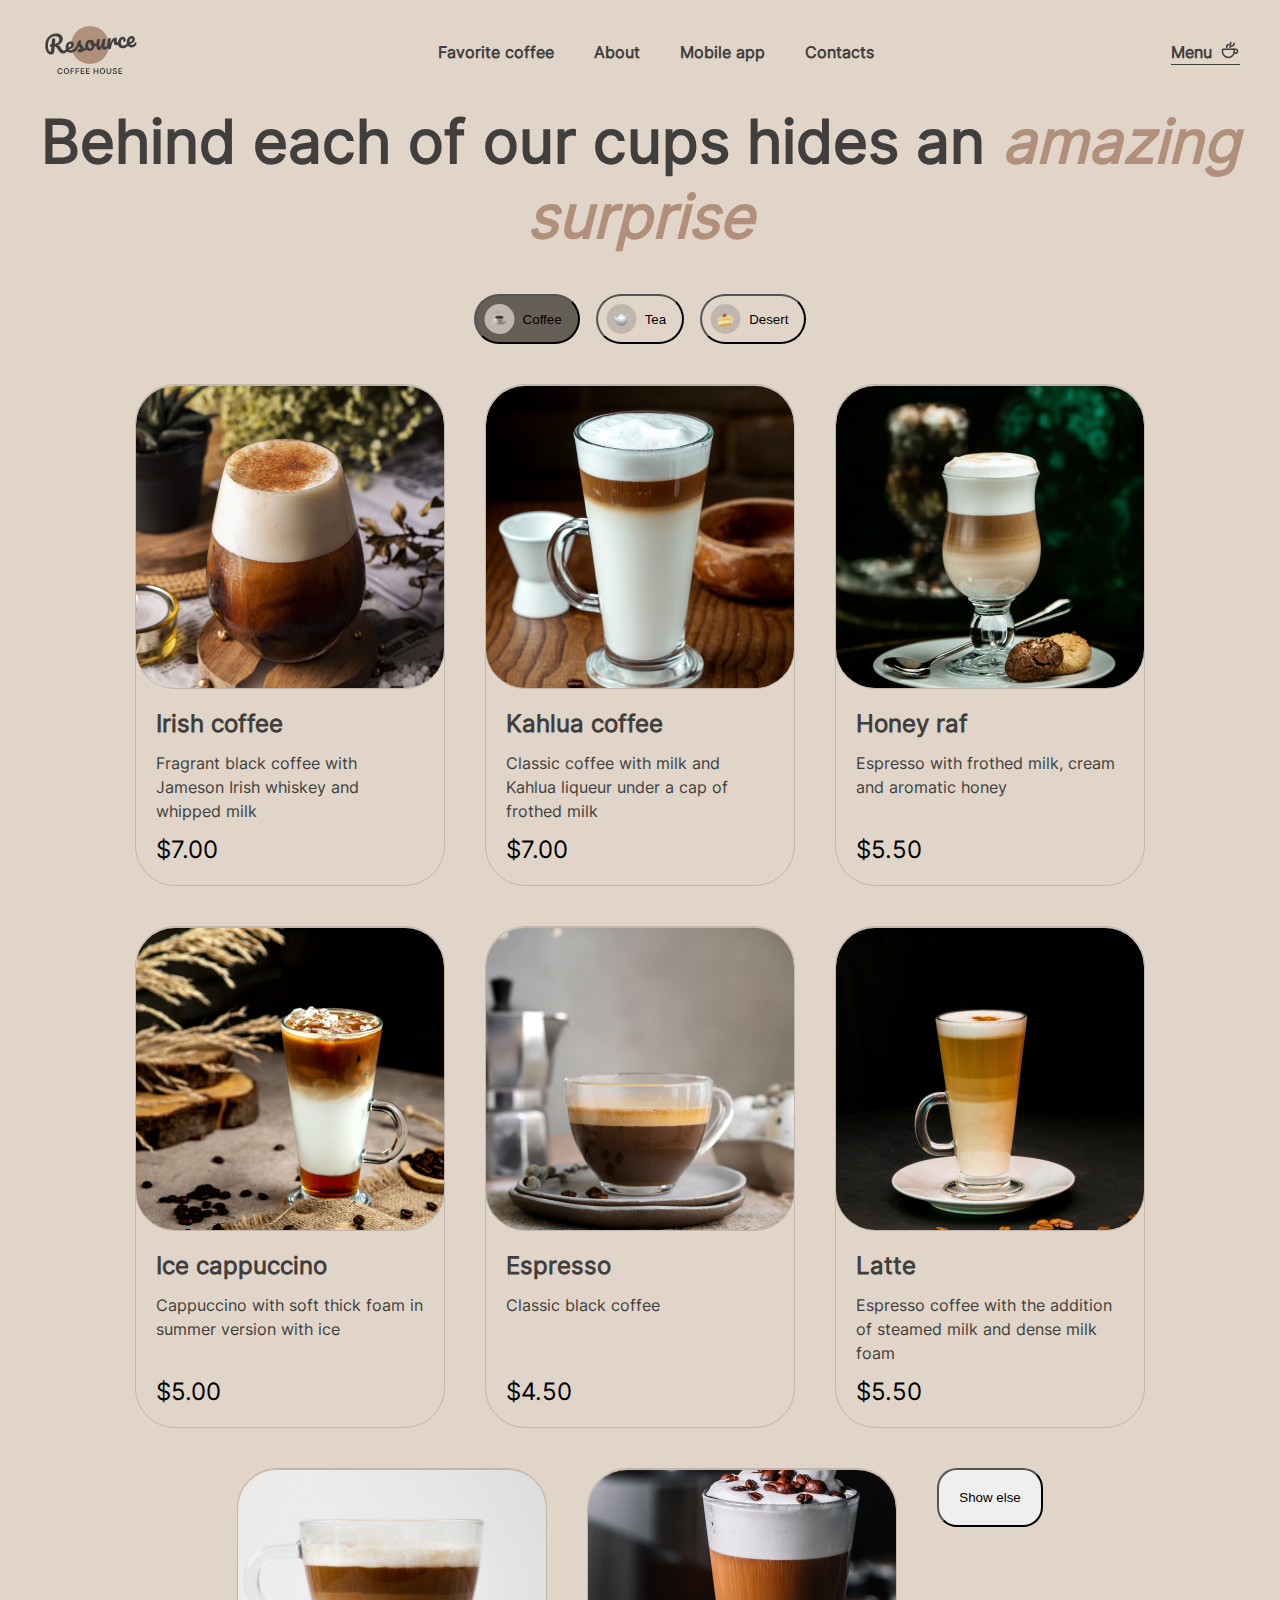
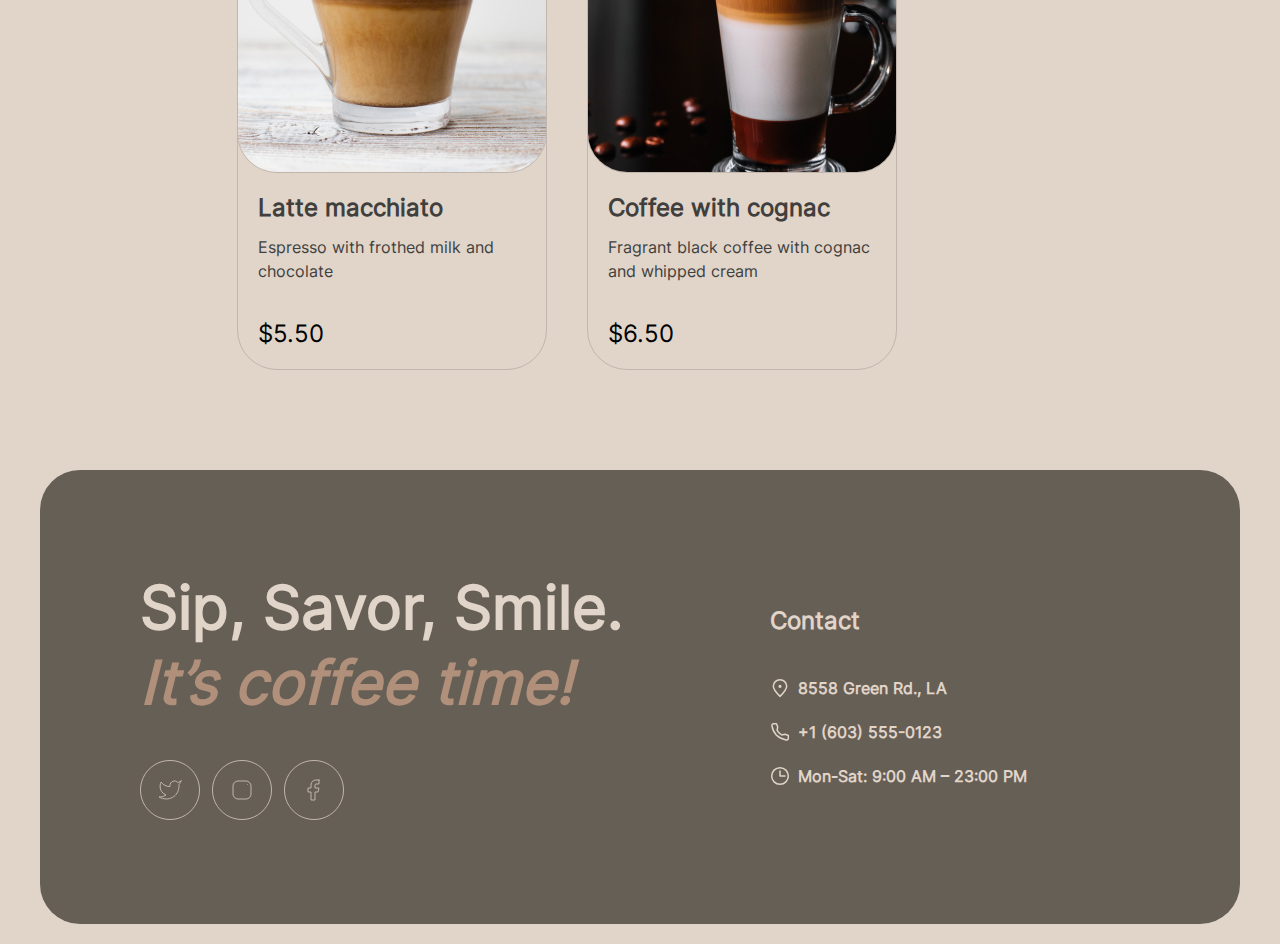
<file: coffee.html>
<!DOCTYPE html>
<html lang="en">
  <head>
    <meta charset="UTF-8">
    <meta name="viewport" content="width=device-width, initial-scale=1.0">
    <link href="style.css" rel="stylesheet" type="text/css">
    <link rel="icon" type="image/png" sizes="32x32" href="images/favicon.ico">
    <title>Coffee-house</title>
  </head>

  <body class="body">
    <header>
      <div class="img-logo">
        <a href="index.html">
          <img src="images/logo.svg" alt="logo">
        </a>
      </div>
      <nav class="nav">
        <ul class="nav-list">
          <li class="nav-list-item a-hover">
            <a class="text-base" href="index.html#coffee">Favorite coffee</a>
          </li>
          <li class="nav-list-item a-hover">
            <a class="text-base" href="index.html#about">About</a>
          </li>
          <li class="nav-list-item a-hover">
            <a class="text-base" href="index.html#mobile">Mobile app</a>
          </li>
          <li class="nav-list-item a-hover">
            <a class="text-base" href="#contact">Contacts</a>
          </li>
        </ul>
      </nav>
      <div class="menu-list home a-hover">
        <a class="text-base" href="#">Menu</a>
        <img src="images/coffee-cup.svg" alt="cup">
      </div>
      <div class="burger">
        <img src="./images/button-icon-burger.svg" alt="menu-burger">
      </div>
    </header>
    <main class="menu">
      <section class="title">
        <h2>
          Behind each of our cups
          hides an <span>amazing surprise</span>
        </h2>
        <div class="btn-menu">
          <form action="coffee.html" target="_self">
            <button class="btn-menu-item item-coffee">
              <img src="images/cup-coffee.svg" alt="cup-coffee">Coffee
            </button>
          </form>
          <form action="tea.html" target="_self">
            <button class="btn-menu-item">
              <img src="images/cup-tea.svg" alt="cup-tea">Tea
            </button>
          </form>
          <form action="desert.html" target="_self">
            <button class="btn-menu-item">
              <img src="images/cake-desert.svg" alt="cake-desert">Desert
            </button>
          </form>
        </div>
      </section>
      <section class="cards">
        <div class="card zom">
          <div class="card ext">
            <img class="zom" src="images/coffee-1.jpg" alt="cup">
          </div>
          <div class="description">
            <h3>Irish coffee</h3>
            <p class="discript text-base">
              Fragrant black coffee with Jameson Irish whiskey and
              whipped milk
            </p>
            <div class="price">$7.00</div>
          </div>
        </div>
        <div class="card zom">
          <div class="card ext">
            <img class="zom" src="images/coffee-2.jpg" alt="cup">
          </div>
          <div class="description">
            <h3>Kahlua coffee</h3>
            <p class="discript text-base">
              Classic coffee with milk and Kahlua
              liqueur under a cap of frothed milk
            </p>
            <div class="price">$7.00</div>
          </div>
        </div>
        <div class="card zom">
          <div class="card ext">
            <img class="zom" src="images/coffee-3.jpg" alt="cup">
          </div>
          <div class="description">
            <h3>Honey raf</h3>
            <p class="discript text-base">
              Espresso with frothed milk, cream
              and aromatic honey
            </p>
            <div class="price">$5.50</div>
          </div>
        </div>
        <div class="card zom">
          <div class="card ext">
            <img class="zom" src="images/coffee-4.jpg" alt="cup">
          </div>
          <div class="description">
            <h3>Ice cappuccino</h3>
            <p class="discript text-base">
              Cappuccino with soft thick foam in
              summer version with ice
            </p>
            <div class="price">$5.00</div>
          </div>
        </div>
        <div class="card zom">
          <div class="card ext">
            <img class="zom" src="images/coffee-5.jpg" alt="cup">
          </div>
          <div class="description">
            <h3>Espresso</h3>
            <p class="discript text-base">Classic black coffee</p>
            <div class="price">$4.50</div>
          </div>
        </div>
        <div class="card zom">
          <div class="card ext">
            <img class="zom" src="images/coffee-6.jpg" alt="cup">
          </div>
          <div class="description">
            <h3>Latte</h3>
            <p class="discript text-base">
              Espresso coffee with the addition
              of steamed milk and dense milk foam
            </p>
            <div class="price">$5.50</div>
          </div>
        </div>
        <div class="card zom">
          <div class="card ext">
            <img class="zom" src="images/coffee-7.jpg" alt="cup">
          </div>

          <div class="description">
            <h3>Latte macchiato</h3>
            <p class="discript text-base">
              Espresso with frothed milk and chocolate
            </p>
            <div class="price">$5.50</div>
          </div>
        </div>
        <div class="card zom">
          <div class="card ext">
            <img class="zom" src="images/coffee-8.jpg" alt="cup">
          </div>
          <div class="description">
            <h3>Coffee with cognac</h3>
            <p class="discript text-base">
              Fragrant black coffee with cognac and whipped cream
            </p>
            <div class="price">$6.50</div>
          </div>
        </div>
        <button type="button" class="btn-else">Show else</button>
      </section>
    </main>
    <footer class="footer">
      <div class="social">
        <h2>
          Sip, Savor, Smile.
          <span>It’s coffee time!</span>
        </h2>
        <ul class="social-icon">
          <li>
              <a href="https://twitter.com" aria-label="twitter">
                  <svg class="icon">
                      <use href="images/symbol-defs.svg#icon-icon_twitter"></use>
                  </svg>
              </a>
          </li>
          <li>
              <a href="https://www.instagram.com" aria-label="instagram">
                  <svg class="icon">
                      <use href="images/symbol-defs.svg#icon-icon_instagram"></use>
                  </svg>
              </a>
          </li>
          <li>
              <a href="https://www.facebook.com" aria-label="facebook">
                  <svg class="icon">
                      <use href="images/symbol-defs.svg#icon-icon_facebook"></use>
                  </svg>
              </a>
          </li>
      </ul>
      </div>
      <div id="contact" class="contact">
        <h3>Contact</h3>
        <ul class="contact-list">
          <li class="contact-list-item text-base f-hover">
            <img src="images/pin-alt.svg" alt="grop">
            <a href="#">8558 Green Rd., LA</a>
          </li>
          <li class="contact-list-item text-base f-hover">
            <img src="images/phone.svg" alt="phone">
            <a href="tel:+16035550123">+1 (603) 555-0123</a>
          </li>
          <li class="contact-list-item text-base">
            <img src="images/clock.svg" alt="clock">
            Mon-Sat: 9:00 AM – 23:00 PM
          </li>
        </ul>
      </div>
    </footer>

    <div class="backdrop is-hidden">
      <div class="modal">
        <div class="car ext">
          <img src="images/coffee-1.jpg" alt="cup">
        </div>
        <div class="modal-description">
          <h3>Irish coffee</h3>
          <p>
            Fragrant black coffee with Jameson Irish whiskey and
            whipped milk
          </p>
          <span class="modal-span">Size</span>
          <div class="btn-menu mod">
            <button class="btn-menu-item" type="button" id="200ml">
              <img src="images/icon_s.svg" alt="200ml">200 ml
            </button>
            <button class="btn-menu-item" type="button" id="300ml">
              <img src="images/icon_m.svg" alt="300ml">300 ml
            </button>
            <button class="btn-menu-item" type="button" id="400ml">
              <img src="images/icon_l.svg" alt="400ml">400 ml
            </button>
          </div>
          <span class="modal-span">Additives</span>
          <div class="btn-menu mod">
            <button class="btn-menu-item" type="button" id="sugar">
              <img src="images/icon_1.svg" alt="sugar">Sugar
            </button>
            <button class="btn-menu-item" type="button" id="lemon">
              <img src="images/icon_2.svg" alt="Cinnamon">Cinnamon
            </button>
            <button class="btn-menu-item" type="button" id="syrup">
              <img src="images/icon_3.svg" alt="syrup">Syrup
            </button>
          </div>
          <div class="total">
          <span>Total:</span>
          <span class="total-price" base-price = "7.00">$7.00</span>
          </div>
          <div class="info-price">
            <img src="images/info-empty.svg" alt="coffe">
            <p>
              The cost is not final. Download our mobile app to see the final
              price and place your
              order. Earn loyalty points and enjoy your favorite coffee with up
              to 20% discount.
            </p>
          </div>
          <button class="btn-modal-close" type="button">Close</button>
        </div>
      </div>
    </div>
    <script src="modal.js"></script>
  </body>
</html>
</file>
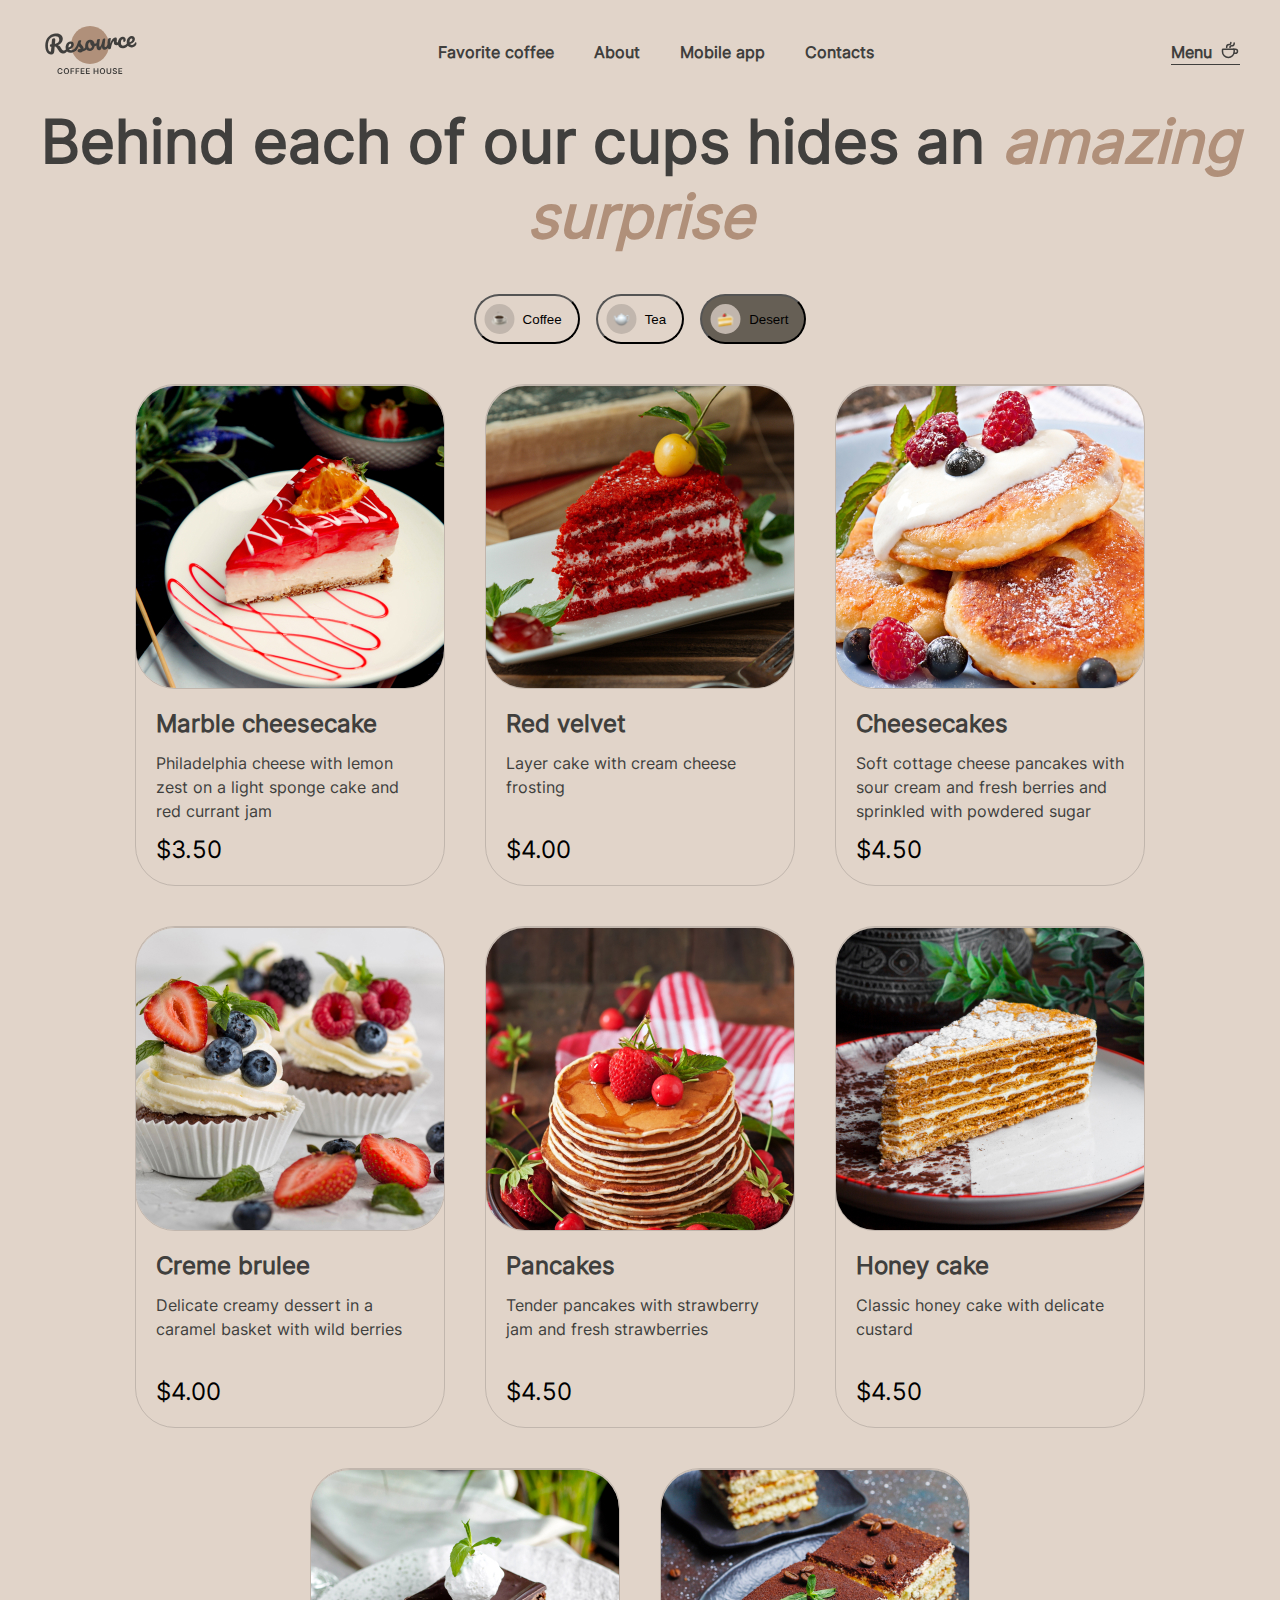
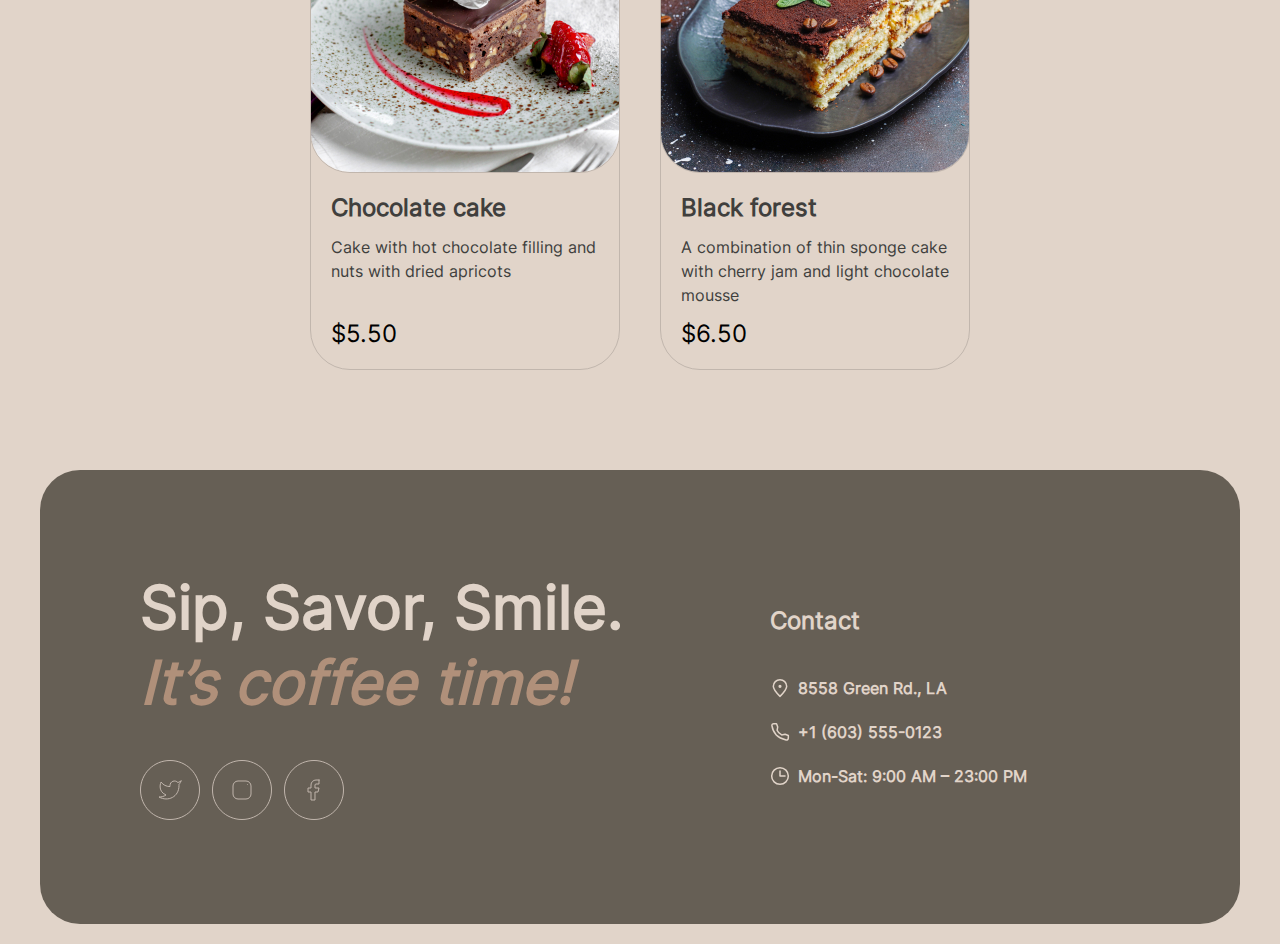
<file: desert.html>
<!DOCTYPE html>
<html lang="en">

<head>
  <meta charset="UTF-8">
  <meta name="viewport" content="width=device-width, initial-scale=1.0">
  <link href="style.css" rel="stylesheet" type="text/css">
  <link rel="icon" type="image/png" sizes="32x32" href="images/favicon.ico">
  <title>Coffee-house</title>
</head>

<body class="body-mod">
  <header>
    <div class="img-logo">
      <a href="index.html">
        <img src="images/logo.svg" alt="logo">
      </a>
    </div>
    <nav class="nav">
      <ul class="nav-list">
        <li class="nav-list-item a-hover">
          <a class="text-base" href="index.html#coffee">Favorite coffee</a>
        </li>
        <li class="nav-list-item a-hover">
          <a class="text-base" href="index.html#about">About</a>
        </li>
        <li class="nav-list-item a-hover">
          <a class="text-base" href="index.html#mobile">Mobile app</a>
        </li>
        <li class="nav-list-item a-hover">
          <a class="text-base" href="#contact">Contacts</a>
        </li>
      </ul>
    </nav>
    <div class="menu-list home a-hover">
      <a class="text-base" href="#">Menu</a>
      <img src="images/coffee-cup.svg" alt="cup">
    </div>
    <div class="burger">
      <img src="./images/button-icon-burger.svg" alt="menu-burger">
    </div>
  </header>
  <main class="menu">
    <section class="title">
      <h2>
        Behind each of our cups hides an <span>amazing surprise</span>
      </h2>
      <div class="btn-menu">
        <form action="coffee.html" target="_self">
          <button class="btn-menu-item">
            <img src="images/cup-coffee.svg" alt="cup-coffee">Coffee
          </button>
        </form>
        <form action="tea.html" target="_self">
          <button class="btn-menu-item">
            <img src="images/cup-tea.svg" alt="cup-tea">Tea
          </button>
        </form>
        <form action="desert.html" target="_self">
          <button class="btn-menu-item item-desert">
            <img src="images/cake-desert.svg" alt="cake-desert">Desert
          </button>
        </form>
      </div>
    </section>
    <section class="cards">
      <div class="card zom">
        <div class="card ext">
          <img class="zom" src="images/dessert-1.jpg" alt="cup">
        </div>

        <div class="description">
          <h3>Marble cheesecake</h3>
          <p class="discript text-base">
            Philadelphia cheese with lemon
            zest on a light sponge cake and red currant jam
          </p>
          <div class="price">$3.50</div>
        </div>
      </div>
      <div class="card zom">
        <div class="card ext">
          <img class="zom" src="images/dessert-2.jpg" alt="cup">
        </div>

        <div class="description">
          <h3>Red velvet</h3>
          <p class="discript text-base">
            Layer cake with cream cheese frosting
          </p>
          <div class="price">$4.00</div>
        </div>
      </div>
      <div class="card zom">
        <div class="card ext">
          <img class="zom" src="images/dessert-3.jpg" alt="cup">
        </div>

        <div class="description">
          <h3>Cheesecakes</h3>
          <p class="discript text-base">
            Soft cottage cheese pancakes with
            sour cream and fresh berries and
            sprinkled with powdered sugar
          </p>
          <div class="price">$4.50</div>
        </div>
      </div>
      <div class="card zom">
        <div class="card ext">
          <img class="zom" src="images/dessert-4.jpg" alt="cup">
        </div>

        <div class="description">
          <h3>Creme brulee</h3>
          <p class="discript text-base">
            Delicate creamy dessert in a
            caramel basket with wild berries
          </p>
          <div class="price">$4.00</div>
        </div>
      </div>
      <div class="card zom">
        <div class="card ext">
          <img class="zom" src="images/dessert-5.jpg" alt="cup">
        </div>

        <div class="description">
          <h3>Pancakes</h3>
          <p class="discript text-base">
            Tender pancakes with strawberry
            jam and fresh strawberries
          </p>
          <div class="price">$4.50</div>
        </div>
      </div>
      <div class="card zom">
        <div class="card ext">
          <img class="zom" src="images/dessert-6.jpg" alt="cup">
        </div>

        <div class="description">
          <h3>Honey cake</h3>
          <p class="discript text-base">
            Classic honey cake with delicate
            custard
          </p>
          <div class="price">$4.50</div>
        </div>
      </div>
      <div class="card zom">
        <div class="card ext">
          <img class="zom" src="images/dessert-7.jpg" alt="cup">
        </div>

        <div class="description">
          <h3>Chocolate cake</h3>
          <p class="discript text-base">
            Cake with hot chocolate filling and
            nuts with dried apricots
          </p>
          <div class="price">$5.50</div>
        </div>
      </div>
      <div class="card zom">
        <div class="card ext">
          <img class="zom" src="images/dessert-8.jpg" alt="cup">
        </div>

        <div class="description">
          <h3>Black forest</h3>
          <p class="discript text-base">
            A combination of thin sponge cake
            with cherry jam and light chocolate
            mousse
          </p>
          <div class="price">$6.50</div>
        </div>
      </div>
    </section>
  </main>
  <footer class="footer">
    <div class="social">
      <h2>
        Sip, Savor, Smile.
        <span>It’s coffee time!</span>
      </h2>
      <ul class="social-icon">
        <li>
          <a href="https://twitter.com" aria-label="twitter">
            <svg class="icon">
              <use href="images/symbol-defs.svg#icon-icon_twitter"></use>
            </svg>
          </a>
        </li>
        <li>
          <a href="https://www.instagram.com" aria-label="instagram">
            <svg class="icon">
              <use href="images/symbol-defs.svg#icon-icon_instagram"></use>
            </svg>
          </a>
        </li>
        <li>
          <a href="https://www.facebook.com" aria-label="facebook">
            <svg class="icon">
              <use href="images/symbol-defs.svg#icon-icon_facebook"></use>
            </svg>
          </a>
        </li>
      </ul>
    </div>
    <div id="contact" class="contact">
      <h3>Contact</h3>
      <ul class="contact-list">
        <li class="contact-list-item text-base f-hover">
          <img src="images/pin-alt.svg" alt="grop">
          <a href="#">8558 Green Rd., LA</a>
        </li>
        <li class="contact-list-item text-base f-hover">
          <img src="images/phone.svg" alt="phone">
          <a href="tel:+16035550123">+1 (603) 555-0123</a>
        </li>
        <li class="contact-list-item text-base">
          <img src="images/clock.svg" alt="clock">
          Mon-Sat: 9:00 AM – 23:00 PM
        </li>
      </ul>
    </div>
  </footer>

  <div class="backdrop is-hidden">
    <div class="modal">
      <div class="car ext">
        <img src="images/dessert-1.jpg" alt="cup">
      </div>
      <div class="modal-description">
        <h3>Marble cheesecake</h3>
        <p>
          Philadelphia cheese with lemon zest on a light sponge cake and red currant jam
        </p>
        <span class="modal-span">Size</span>
        <div class="btn-menu mod">
          <button class="btn-menu-item" type="button" id="200ml">
            <img src="images/icon_s.svg" alt="cup">50 g
          </button>
          <button class="btn-menu-item" type="button" id="300ml">
            <img src="images/icon_m.svg" alt="cup">100 g
          </button>
          <button class="btn-menu-item" type="button" id="400ml">
            <img src="images/icon_l.svg" alt="cup">200 g
          </button>
        </div>
        <span class="modal-span">Additives</span>
        <div class="btn-menu mod">
          <button class="btn-menu-item" type="button" id="sugar">
            <img src="images/icon_1.svg" alt="berries">Berries
          </button>
          <button class="btn-menu-item" type="button" id="lemon">
            <img src="images/icon_2.svg" alt="nuts">Nuts
          </button>
          <button class="btn-menu-item" type="button" id="syrup">
            <img src="images/icon_3.svg" alt="jam">Jam
          </button>
        </div>
        <div class="total">
          <span>Total:</span>
          <span class="total-price" base-price = "3.50">$3.50</span>
        </div>
        <div class="info-price">
          <img src="images/info-empty.svg" alt="desert">
          <p>
            The cost is not final. Download our mobile app to see the final
            price and place your
            order. Earn loyalty points and enjoy your favorite coffee with up
            to 20% discount.
          </p>
        </div>
        <button class="btn-modal-close" type="button">Close</button>
      </div>
    </div>
  </div>
  <script src="modal.js"></script>
</body>

</html>
</file>
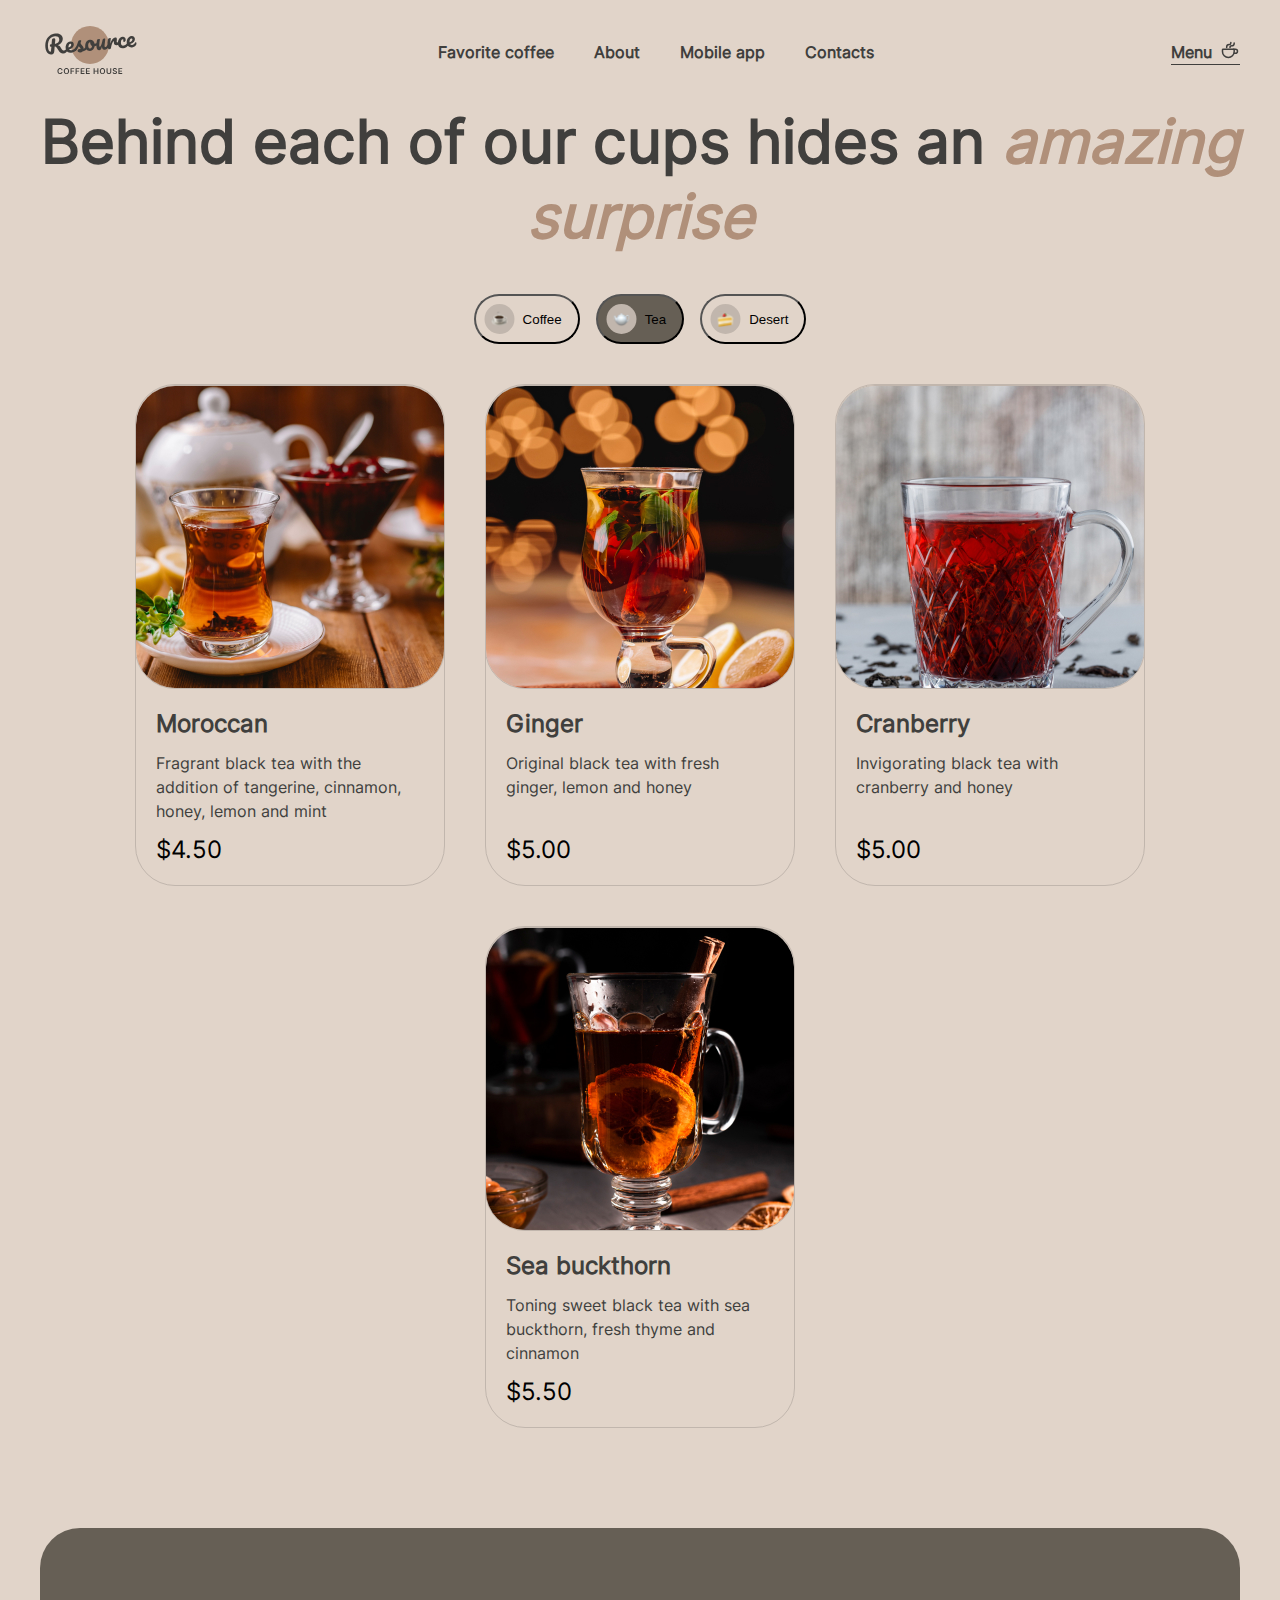
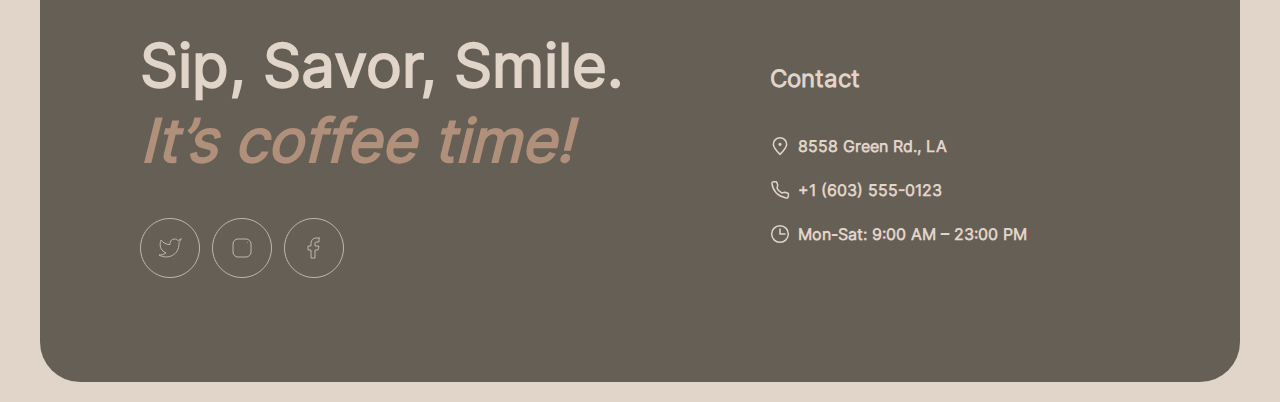
<file: tea.html>
<!DOCTYPE html>
<html lang="en">
  <head>
    <meta charset="UTF-8">
    <meta name="viewport" content="width=device-width, initial-scale=1.0">
    <link href="style.css" rel="stylesheet" type="text/css">
    <link rel="icon" type="image/png" sizes="32x32" href="images/favicon.ico">
    <title>Coffee-house</title>
  </head>

  <body class="body-mod">
    <header>
      <div class="img-logo">
        <a href="index.html">
          <img src="images/logo.svg" alt="logo">
        </a>
      </div>
      <nav class="nav">
        <ul class="nav-list">
          <li class="nav-list-item a-hover">
            <a class="text-base" href="index.html#coffee">Favorite coffee</a>
          </li>
          <li class="nav-list-item a-hover">
            <a class="text-base" href="index.html#about">About</a>
          </li>
          <li class="nav-list-item a-hover">
            <a class="text-base" href="index.html#mobile">Mobile app</a>
          </li>
          <li class="nav-list-item a-hover">
            <a class="text-base" href="#contact">Contacts</a>
          </li>
        </ul>
      </nav>
      <div class="menu-list home a-hover">
        <a class="text-base" href="#">Menu</a>
        <img src="images/coffee-cup.svg" alt="cup">
      </div>
      <div class="burger">
        <img src="./images/button-icon-burger.svg" alt="menu-burger">
      </div>
    </header>
    <main>
      <section class="title">
        <h2>
          Behind each of our cups
          hides an <span>amazing surprise</span>
        </h2>
        <div class="btn-menu">
          <form action="coffee.html" target="_self">
            <button class="btn-menu-item">
              <img src="images/cup-coffee.svg" alt="cup-coffee">Coffee
            </button>
          </form>
          <form action="tea.html" target="_self">
            <button class="btn-menu-item item-tea">
              <img src="images/cup-tea.svg" alt="cup-tea">Tea
            </button>
          </form>
          <form action="desert.html" target="_self">
            <button class="btn-menu-item">
              <img src="images/cake-desert.svg" alt="cake-desert">Desert
            </button>
          </form>
        </div>
      </section>
      <section class="cards">
        <div class="card zom">
          <div class="card ext">
            <img class="zom" src="images/tea-1.jpg" alt="cup">
          </div>

          <div class="description">
            <h3>Moroccan</h3>
            <p class="discript text-base">
              Fragrant black tea with the addition of tangerine, cinnamon,
              honey, lemon and mint
            </p>
            <div class="price">$4.50</div>
          </div>
        </div>
        <div class="card zom">
          <div class="card ext">
            <img class="zom" src="images/tea-2.jpg" alt="cup">
          </div>

          <div class="description">
            <h3>Ginger</h3>
            <p class="discript text-base">
              Original black tea with fresh ginger,
              lemon and honey
            </p>
            <div class="price">$5.00</div>
          </div>
        </div>
        <div class="card zom">
          <div class="card ext">
            <img class="zom" src="images/tea-3.jpg" alt="cup">
          </div>

          <div class="description">
            <h3>Cranberry</h3>
            <p class="discript text-base">
              Invigorating black tea with
              cranberry and honey
            </p>
            <div class="price">$5.00</div>
          </div>
        </div>
        <div class="card zom">
          <div class="card ext">
            <img class="zom" src="images/tea-4.jpg" alt="cup">
          </div>

          <div class="description">
            <h3>Sea buckthorn</h3>
            <p class="discript text-base">
              Toning sweet black tea with sea
              buckthorn, fresh thyme and
              cinnamon
            </p>
            <div class="price">$5.50</div>
          </div>
        </div>
      </section>
    </main>
    <footer class="footer">
      <div class="social">
        <h2>
          Sip, Savor, Smile.
          <span>It’s coffee time!</span>
        </h2>
        <ul class="social-icon">
          <li>
              <a href="https://twitter.com" aria-label="twitter">
                  <svg class="icon">
                      <use href="images/symbol-defs.svg#icon-icon_twitter"></use>
                  </svg>
              </a>
          </li>
          <li>
              <a href="https://www.instagram.com" aria-label="instagram">
                  <svg class="icon">
                      <use href="images/symbol-defs.svg#icon-icon_instagram"></use>
                  </svg>
              </a>
          </li>
          <li>
              <a href="https://www.facebook.com" aria-label="facebook">
                  <svg class="icon">
                      <use href="images/symbol-defs.svg#icon-icon_facebook"></use>
                  </svg>
              </a>
          </li>
      </ul>
      </div>
      <div id="contact" class="contact">
        <h3>Contact</h3>
        <ul class="contact-list">
          <li class="contact-list-item text-base f-hover">
            <img src="images/pin-alt.svg" alt="grop">
            <a href="#">8558 Green Rd., LA</a>
          </li>
          <li class="contact-list-item text-base f-hover">
            <img src="images/phone.svg" alt="phone">
            <a href="tel:+16035550123">+1 (603) 555-0123</a>
          </li>
          <li class="contact-list-item text-base">
            <img src="images/clock.svg" alt="clock">
            Mon-Sat: 9:00 AM – 23:00 PM
          </li>
        </ul>
      </div>
    </footer>

<!--========== MODAL ================-->

    <div class="backdrop is-hidden">
      <div class="modal">
        <div class="car ext">
          <img src="images/tea-1.jpg" alt="cup">
        </div>
        <div class="modal-description">
          <h3>Moroccan</h3>
          <p>
            Fragrant black tea with the addition of tangerine,
            cinnamon, honey, lemon and mint
          </p>
          <span class="modal-span">Size</span>
          <div class="btn-menu mod">
            <button class="btn-menu-item" type="button" id="200ml">
              <img src="images/icon_s.svg" alt="200ml">200 ml
            </button>
            <button id="300ml" class="btn-menu-item" type="button" >
              <img src="images/icon_m.svg" alt="300ml">300 ml
            </button>
            <button class="btn-menu-item" type="button" id="400ml">
              <img src="images/icon_l.svg" alt="400ml">400 ml
            </button>
          </div>
          <span class="modal-span">Additives</span>
          <div class="btn-menu mod">
            <button class="btn-menu-item" type="button" id="sugar">
              <img src="images/icon_1.svg" alt="sugar" >Sugar
            </button>
            <button class="btn-menu-item" type="button" id="lemon">
              <img src="images/icon_2.svg" alt="lemon">Lemon
            </button>
            <button class="btn-menu-item" type="button" id="syrup">
              <img src="images/icon_3.svg" alt="syrup">Syrup
            </button>
          </div>
          <div class="total">
            <span>Total:</span>
            <span class="total-price" base-price = "4.50">$4.50</span>
          </div>
          <div class="info-price">
            <img src="images/info-empty.svg" alt="tea">
            <p>
              The cost is not final. Download our mobile app to see the final
              price and place your
              order. Earn loyalty points and enjoy your favorite coffee with up
              to 20% discount.
            </p>
          </div>
          <button class="btn-modal-close" type="button">Close</button>
        </div>
      </div>
    </div>
    <script src="modal.js"></script>
  </body>
</html>
</file>
<file: style.css>
* {
  margin: 0;
  padding: 0;
  box-sizing: border-box;
}

:root {
  --text-dark: #403f3d;
  --text-light: #e1d4c9;
  --text-accent: #b0907a;
  --background-body: #e1d4c9;
  --background-container: #665f55;
  --background-backdrop: rgba(64, 63, 61, 0.8);
  --border-light: #c1b6ad;
  --border-dark: #665f55;
}

@font-face {
  font-family: Inter;
  src: url("font/static/Inter-Bold.ttf");
  src: url("font/static/Inter-Medium.ttf");
  src: url("font/static/Inter-Regular.ttf");
}

body {
  margin: 0 auto;
  padding: 20px 40px;
  background: var(--background-body);
  max-width: 1440px;
  font-family: Inter, sans-serif;
}

.body-mod{
  overflow: hidden;
}


h1 {
  color: var(--text-light);
  font-size: 72px;
  font-style: normal;
  font-weight: 600;
  line-height: 105%;
}

h1 span {
  color: var(--text-accent);
  font-style: italic;
}

h2 {
  color: var(--text-dark, #403f3d);
  text-align: center;
  font-size: 60px;
  font-style: normal;
  font-weight: 600;
  line-height: 125%;
}

h2 span {
  color: var(--text-accent, #b0907a);
  font-style: italic;
}

h3 {
  color: var(--text-dark);
  font-size: 24px;
  font-style: normal;
  font-weight: 600;
  line-height: 125%;
}

p {
  color: var(--text-light);
  font-size: 16px;
  font-style: normal;
  font-weight: 400;
  line-height: 150%;
}

.text-base {
  color: var(--text-dark);
  font-size: 16px;
  font-style: normal;
  font-weight: 600;
  line-height: 150%;
}


a {
  text-decoration: none;
  color: var(--text-light);
}

.a-hover:hover {
  border-bottom: 1px solid var(--text-dark);
}

header {
  display: flex;
  margin-bottom: 20px;
  justify-content: space-between;
  align-items: center;
}

.nav-list {
  display: flex;
  gap: 40px;
}

.nav-list-item {
  list-style: none;
}

.menu-list {
  display: flex;
  align-items: self-start;
  gap: 8px;
}


.home {
  cursor: default;
  border-bottom: 1px solid var(--text-dark);
}

/*ABOUT*/

.about {
  position: relative;
  
  /* width: 100%; */
  /* background-image: url("images/img-hero.jpg"); */
  
  /* background-size: cover; */
  /* padding: 100px; */
  border-radius: 40px;
  margin-bottom: 100px;
  border: 1px solid red;
  overflow: hidden;

  
}
.video{
  position: absolute;
  
  width: 100%;
  height: 100%;
  z-index: -10;
  object-fit: fill;
 
}


.about-title {
  position: relative;
  width: 630px;
  display: flex;
  flex-direction: column;
  justify-content: center;
  align-items: flex-start;
  gap: 40px;
  /* padding: 100px; */
  margin: 100px;
 
 
  
}

.button-about {
  background: var(--background-body);
  border-radius: 100px;
  border: none;
  padding: 20px 78px;
}

/*FAVORITE*/

.slider {
  display: flex;
  justify-content: space-between;
  align-items: center;
  gap: 40px;
  padding-bottom: 40px;
}

.product-card {
  text-align: center;
  margin-top: 40px;
}

.button-slider {
  background: var(--background-body);
  width: 60px;
  height: 60px;
  justify-content: center;
  align-items: center;
  border-radius: 50%;
  border: 1px solid var(--border-dark);
}

.product-info {
  display: flex;
  flex-direction: column;
  justify-content: center;
  gap: 16px;
}

.control {
  display: flex;
  justify-content: center;
  gap: 12px;
  margin-bottom: 100px;
}

/*ABOUT*/

.box-about h2 {
  text-align: start;
}

.box-images-about {
  display: flex;
  width: 100%;
  gap: 40px;
  margin-top: 40px;
}

.box-image-item {
  width: 100%;
  display: flex;
  overflow: hidden;
  flex-direction: column;
  align-items: flex-start;
  gap: 40px;
}


.img-hiddeh {

  /*width: 660px;*/
  max-width: 100%;
  height: 590px;
  overflow: hidden;
  border-radius: 20px;

}


.ex img {

  overflow: hidden;
  margin: -68px -33px;
}

.img-hiddeh-two {

  /*width: 660px;*/
  max-width: 100%;
  height: 430px;
  overflow: hidden;
  border-radius: 20px;

}

.mar {

  overflow: hidden;
  margin: -148px -33px;
}

.zom:hover {
  transform: scale(0.9);
}


/*MOBIL-APP*/

.mobil-app {
  display: flex;
  justify-content: space-between;
  gap: 100px;
  margin-top: 100px;

}

.app {
  display: flex;
  flex-direction: column;
  justify-content: end;
  align-items: flex-start;
  gap: 40px;

  margin-bottom: 75px;
}

.app h2 {
  text-align: start;
}

.btn {
  display: flex;
  gap: 20px;
}

.btn-app {
  display: flex;
  max-width: 200px;
  width: 100%;
  padding: 12px 20px;
  align-items: center;
  gap: 8px;
  border-radius: 100px;
  background: var(--background-body);
  border: 1px solid var(--border-dark);
}

.btn-text span {
  color: var(--text-dark);
  font-size: 10px;
  font-style: normal;
  font-weight: 600;
  line-height: 140%;
}

.btn-text span:last-child {
  font-size: 16px;
  line-height: 150%;
}

.btn-text {
  display: flex;
  flex-direction: column;
  text-align: left;
}

:hover.btn-app {
  background: var(--background-container);
  color: var(--text-light, #E1D4C9);
}
.mobil-phone img{
  width: 100%;
}

/*FOOTER*/

.footer {
  display: flex;
  padding: 100px;
  margin-top: 100px;
  align-items: center;
  gap: 100px;
  width: 100%;
  border-radius: 40px;
  background: var(--background-container);
}

.social {
  display: flex;
  flex-direction: column;
  max-width: 530px;

  gap: 40px;
}

.social h2 {
  text-align: start;
  color: var(--text-light, #e1d4c9);
  font-size: 60px;
}

.social h2 span {
  color: var(--text-accent);
  font-style: italic;
}

.social-icon {
  display: flex;
  gap: 12px;
  list-style: none;

}

.icon {
  width: 60px;
  height: 60px;
  fill: var(--background-container);
  stroke: var(--border-light);
}

.social-icon img {
  border: 1px solid var(--border-light);
  border-radius: 50%;
  padding: 18px;
}

.contact {
  display: flex;
  justify-content: start;
  flex-direction: column;
  gap: 40px;
}

.contact h3 {
  color: var(--text-light);
  font-size: 24px;
}

.contact-list {
  display: flex;
  flex-direction: column;
  gap: 20px;
}

.contact-list-item {
  display: flex;
  gap: 8px;
  list-style: none;
  color: var(--text-light);

}

.f-hover:hover {
  width: 182px;
  border-bottom: 2px solid var(--border-light);
}

.icon:hover {
  fill: var(--background-body);
}

/* COFFEE > MENU*/

.title {
  text-align: center;
  margin-bottom: 40px;
}

.btn-menu {
  display: flex;
  justify-content: center;
  align-items: center;
  gap: 16px;
  margin-top: 40px;
}

.btn-menu-item {
  display: flex;
  padding: 8px 16px 8px 8px;
  justify-content: center;
  align-items: center;
  background: var(--background-body);
  gap: 8px;
  border-radius: 100px;
}
.btn-else{
  padding: 20px;
  border-radius: 20px;
}

.item-coffee,
.item-tea,
.item-desert {
  background-color: var(--background-container);
}

.btn-modal-close:hover {
  background: var(--background-container);
  color: var(--text-light, #E1D4C9);
}

.btn-menu-item:hover {
  background: var(--background-container);
  color: var(--text-light, #E1D4C9);
}

.button-slider:hover {
  background: var(--background-container);
  color: var(--text-light, #E1D4C9);
}

.cards {
  display: flex;
  justify-content: center;
  align-items: flex-start;
  align-content: flex-start;
  gap: 40px;
  flex-wrap: wrap;
}

.card {
  display: flex;
  width: 310px;
  overflow: hidden;
  flex-direction: column;
  align-items: center;
  border-radius: 40px;
  border: 1px solid var(--border-light);
}

.ext {
  overflow: hidden;
}

.ext img {
  width: auto;
  margin: -19px;
}



.description {
  display: flex;
  padding: 20px;
  gap: 12px;
  flex-direction: column;
  justify-content: space-between;
  align-items: flex-start;
  align-self: stretch;
}

.description h3 {

  font-size: 24px;
  line-height: 125%;
}

.discript {
  height: 72px;
  font-weight: 400;
}

.price {
  font-size: 24px;
  line-height: 125%;
}

/* MODAL-TEA */

.backdrop {
  position: fixed;
  top: 0;
  right: 0;
  bottom: 0;
  left: 0;
  display: flex;
  justify-content: center;
  align-items: center;
  background-color: var(--background-backdrop);
}

.backdrop.is-hidden {
  opacity: 0;
  visibility: hidden;
  pointer-events: none;
}

.modal {
  display: flex;
  position: relative;
  width: 100%;
  max-width: 800px;
  height: 100%;
  max-height: 504px;
  padding: 16px;
  border-radius: 40px;
  background: var(--background-body, #e1d4c9);
}

.modal-description {
  display: flex;
  flex-direction: column;
  gap: 15px;
  padding-left: 20px;
}

.car {
  height: 310px;
  border-radius: 40px;
}

.mod {
  margin: 0;
  align-self: start;
}

.modal-description p {
  color: var(--text-dark, #403f3d);
  font-size: 16px;
  font-style: normal;
  font-weight: 400;
  line-height: 150%;
}

.modal-span {
  font-weight: 400;
}

.total {
  display: flex;
  justify-content: space-between;
  font-size: 24px;
  line-height: 125%;
}

.info-price {
  display: flex;
  gap: 8px;
  padding: 12px 0;
}

.info-price p {
  font-size: 10px;
  line-height: 140%;
}

.btn-modal-close {
  padding: 10px 78px;
  text-align: center;
  border-radius: 100px;
  background: var(--background-body);
}


/*===============================*/
.btn-apple {
  display: flex;
  align-items: center;
  gap: 8px;
  padding: 12px 20px;
  background: aqua;
  border-radius: 100px;
  border: 1px solid var(--border-dark);
}

.rex {
  color: red;
  font-size: 10px;
  font-weight: bold;
}

.rex span {
  font-size: 16px;
}

div.btn-apple:hover {
  background: var(--background-container);

}

div.btn-apple:hover .rex {
  color: var(--text-light, #E1D4C9);
}

/*==============  MEDIA   ====================
================================================*/

@media screen and (min-width: 1441px) {
  .burger {
    display: none;
  }

}

@media screen and (min-width: 1024px) and (max-width: 1440px) {

  body {
    margin: 0 auto;
    padding: 20px 40px;
    align-items: center;
    background: var(--background-body);
    max-width: 100%;
    font-family: Inter, sans-serif;
  }

  .burger {
    display: none;
  }

  .box-image-item {
    max-width: 100%;
  }

  .img-hiddeh {

    width: 660px;
    max-width: 100%;
    height: 590px;
    overflow: hidden;
    border-radius: 20px;

  }


  .ex img {
    overflow: hidden;
    margin: -112px -36px;
  }

  .img-hiddeh-two {

    width: 660px;
    max-width: 100%;
    height: 430px;
    overflow: hidden;
    border-radius: 20px;

  }

  .mar {
    overflow: hidden;
    margin: -48px -36px;
  }

  .img-hiddeh-two img {
    width: 120%;
    height: 140%;
    
  }

  .img-hiddeh img {
    width: 120%;
    height: 140%;
    
  }
}

/*=================================================================*/
/*================  769-1024  =====================================*/
/*=================================================================*/

@media screen and (min-width: 769px) and (max-width: 1023px) {

  body {
    margin: 0 auto;
    padding: 20px 40px;
    align-items: center;
    background: var(--background-body);
    max-width: 100%;
    font-family: Inter, sans-serif;
  }

  .nav,
  .menu-list {
    display: none;
  }

  .box-image-item {
    max-width: 100%;
  }

  .img-hiddeh {
    width: 660px;
    max-width: 100%;
    height: 590px;
    overflow: hidden;
    border-radius: 20px;

  }


  .ex img {

    overflow: hidden;
    margin: -109px -33px;
  }

  .img-hiddeh-two {
    width: 660px;
    max-width: 100%;
    height: 430px;
    overflow: hidden;
    border-radius: 20px;

  }

  .mar {
    overflow: hidden;
    margin: -68px -33px;
  }

  .img-hiddeh-two img {
    width: 120%;
    height: 140%;
    
  }

  .img-hiddeh img {
    width: 120%;
    height: 140%;
    
  }

  .footer {
    flex-direction: column;
    align-items: start;
  }

  .social h2 {
    font-size: 42px;

  }
}

/*=================      380-768      ==================================*/
/*====================================================================*/

@media screen and (min-width: 380px) and (max-width: 768px) {

  body {
    margin: 0 auto;
    padding: 20px 16px;
    align-items: center;
    background: var(--background-body);
    max-width: 100%;
    font-family: Inter, sans-serif;
  }

  .nav,
  .menu-list,
  .button-slider,
  .img-hiddeh-two {
    display: none;
  }

  h1 {
    font-size: 42px;
    font-style: normal;
    font-weight: 600;
    line-height: 115%;
  }

  h1 span {
    font-style: italic;
  }

  h2 {
    color: var(--text-dark, #403f3d);
    text-align: center;
    font-size: 32px;
    font-style: normal;
    font-weight: 600;
    line-height: 125%;
  }

  h2 span {
    color: var(--text-accent, #b0907a);
    font-style: italic;
  }

  .title h2 {
    font-size: 32px;

  }

  .slider {
    display: block;
  }

  .slider img {
    width: 100%;
  }

  .about {
    padding: 100px 60px;
  }

  .about-title {
    max-width: 530px;
    width: 100%;
  }


  .box-images-about {
    max-width: 100%;
    display: flex;
    gap: 40px;
    flex-direction: column;
    justify-content: center;


  }

  .box-image-item {
    max-width: 100%;
  }

  .img-hiddeh {
     max-width: 100%;
    height: 590px;
    overflow: hidden;
    border-radius: 20px;

  }


  .ex img {

    overflow: hidden;
    margin: -109px -33px;
  }

  .img-hiddeh-two {
      max-width: 100%;
    height: 430px;
    overflow: hidden;
    border-radius: 20px;

  }

  .mar {
    overflow: hidden;
    margin: -68px -33px;
  }

  .img-hiddeh-two img {
    width: 120%;
    height: 140%;
   
  }

  .img-hiddeh img {
    width: 120%;
    height: 140%;
    
  }

  .zom:hover {
    transform: none;
  }


  .mobil-phone {
    width: 100%;
    text-align: center;
  }

  /* .btn{
      display: block;
  } */

  .mobil-app {
    display: block;
    flex-direction: column;
    gap: 100px;
  }

  .mobil-app h2 {
    text-align: start;
  }

  .footer {
    flex-direction: column;
    align-items: start;
    padding: 60px 16px;
  }

  .footer h2 {
    text-align: start;
  }

}

/*=============    380    ==============================*/
/*====================================================*/
@media screen and (max-width: 379px) {
  body {
    max-width: 100%;
    margin: 0 auto;
    padding: 20px 16px;
    align-items: center;
  }

  .nav,
  .menu-list,
  .img-hiddeh-two {
    display: none;
  }


  h1 span {
    font-style: italic;
  }

  h2 {
    color: var(--text-dark, #403f3d);
    text-align: center;
    font-size: 32px;
    font-style: normal;
    font-weight: 600;
    line-height: 125%;
  }

  h2 span {
    color: var(--text-accent, #b0907a);
    font-style: italic;
  }

  .about {

    padding: 60px 16px;
  }

  .about-title {
    max-width: 316px;
    width: 100%;
  }

  .slider {
    display: block;
  }

  .slider-img img {
    width: 100%;
  }

  .box-images-about {

    display: flex;
    gap: 40px;
    width: 100%;
    flex-direction: column;
    align-items: center;

  }

  .img-hiddeh {
    height: 350px;
  }

  .box-image-item {
    width: 100%;
    align-items: center;
    border-radius: 20px;

  }

  .ex img {
    margin: -68px -19px;
  }

  .img-hiddeh-two img {
    width: 120%;
    height: 140%;
   
  }

  .img-hiddeh img {
    width: 120%;
    height: 140%;
    
  }

  .zom:hover {
    transform: none;
  }

  .button-slider {
    display: none;
  }


  .mobil-phone {
    width: 100%;
    text-align: center;

  }

  .mobil-phone img {
    width: 100%;
  }

  .app {
    margin-bottom: 0;
  }


  .mobil-app {
    display: flex;
    flex-direction: column;
    gap: 40px;

  }

  .mobil-app h2 {
    text-align: start;
  }

  .btn {
    display: flex;
    flex-direction: column;
    gap: 20px;
  }

  .footer {
    width: 100%;
    flex-direction: column;
    align-items: start;
    padding: 60px 16px;
    gap: 40px;
  }

  .social h2 {
    font-size: 32px;
  }

  .btn-menu {
    gap: 8px;
  }

  .btn-menu-item {
    padding: 4px;
    gap: 1px;
  }


}
</file>
